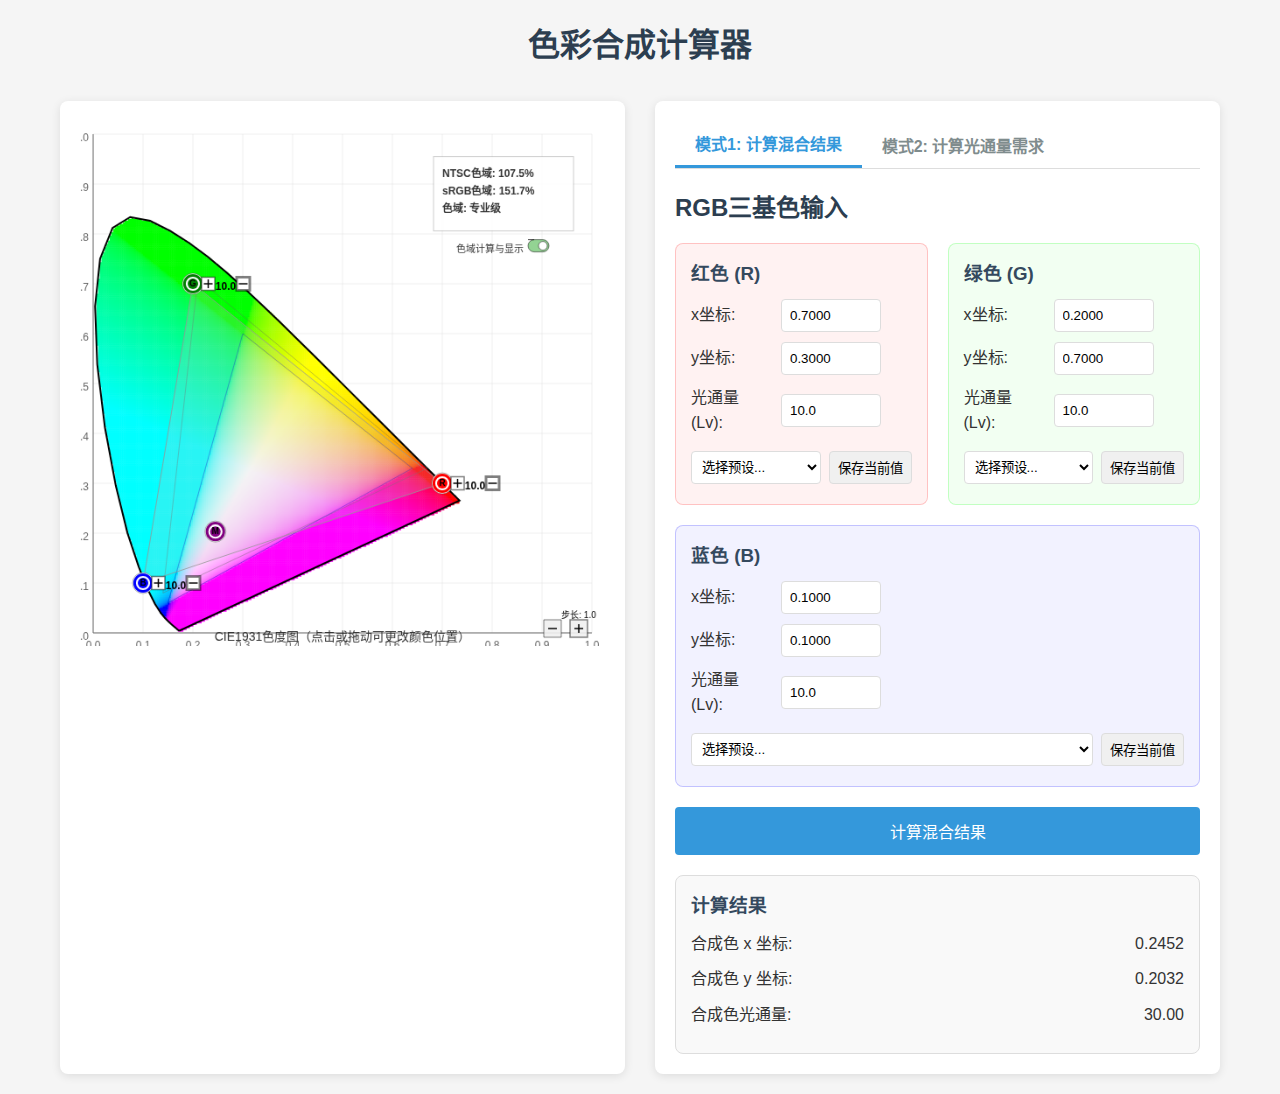
<file: index.html>
<!DOCTYPE html>
<html lang="zh-CN">
<head>
    <meta charset="UTF-8">
    <meta name="viewport" content="width=device-width, initial-scale=1.0">
    <title>色彩合成计算器</title>
    <link rel="stylesheet" href="css/style.css">
</head>
<body>
    <div class="container">
        <h1>色彩合成计算器</h1>
        
        <div class="main-content">
            <div class="color-chart">
                <canvas id="cie1931" width="600" height="600"></canvas>
            </div>
            
            <div class="control-panel">
                <div class="tabs">
                    <button id="tab1" class="tab-btn active">模式1: 计算混合结果</button>
                    <button id="tab2" class="tab-btn">模式2: 计算光通量需求</button>
                </div>
                
                <div id="mode1" class="tab-content active">
                    <h2>RGB三基色输入</h2>
                    <div class="color-inputs">
                        <div class="color-input red">
                            <h3>红色 (R)</h3>
                            <div class="input-group">
                                <label>x坐标:</label>
                                <input type="number" id="red-x" step="0.0001" min="0" max="1" value="0.7">
                            </div>
                            <div class="input-group">
                                <label>y坐标:</label>
                                <input type="number" id="red-y" step="0.0001" min="0" max="1" value="0.3">
                            </div>
                            <div class="input-group">
                                <label>光通量 (Lv):</label>
                                <input type="number" id="red-lv" step="0.1" min="0" value="10">
                            </div>
                            <div class="preset-controls">
                                <select id="red-presets" class="preset-select">
                                    <option value="">选择预设...</option>
                                </select>
                                <button id="save-red-preset" class="preset-btn">保存当前值</button>
                            </div>
                        </div>
                        
                        <div class="color-input green">
                            <h3>绿色 (G)</h3>
                            <div class="input-group">
                                <label>x坐标:</label>
                                <input type="number" id="green-x" step="0.0001" min="0" max="1" value="0.2">
                            </div>
                            <div class="input-group">
                                <label>y坐标:</label>
                                <input type="number" id="green-y" step="0.0001" min="0" max="1" value="0.7">
                            </div>
                            <div class="input-group">
                                <label>光通量 (Lv):</label>
                                <input type="number" id="green-lv" step="0.1" min="0" value="10">
                            </div>
                            <div class="preset-controls">
                                <select id="green-presets" class="preset-select">
                                    <option value="">选择预设...</option>
                                </select>
                                <button id="save-green-preset" class="preset-btn">保存当前值</button>
                            </div>
                        </div>
                        
                        <div class="color-input blue">
                            <h3>蓝色 (B)</h3>
                            <div class="input-group">
                                <label>x坐标:</label>
                                <input type="number" id="blue-x" step="0.0001" min="0" max="1" value="0.1">
                            </div>
                            <div class="input-group">
                                <label>y坐标:</label>
                                <input type="number" id="blue-y" step="0.0001" min="0" max="1" value="0.1">
                            </div>
                            <div class="input-group">
                                <label>光通量 (Lv):</label>
                                <input type="number" id="blue-lv" step="0.1" min="0" value="10">
                            </div>
                            <div class="preset-controls">
                                <select id="blue-presets" class="preset-select">
                                    <option value="">选择预设...</option>
                                </select>
                                <button id="save-blue-preset" class="preset-btn">保存当前值</button>
                            </div>
                        </div>
                    </div>
                    
                    <button id="calculate-mix" class="calc-btn">计算混合结果</button>
                    
                    <div class="result">
                        <h3>计算结果</h3>
                        <div class="result-item">
                            <span>合成色 x 坐标:</span>
                            <span id="mix-x">-</span>
                        </div>
                        <div class="result-item">
                            <span>合成色 y 坐标:</span>
                            <span id="mix-y">-</span>
                        </div>
                        <div class="result-item">
                            <span>合成色光通量:</span>
                            <span id="mix-lv">-</span>
                        </div>
                    </div>
                </div>
                
                <div id="mode2" class="tab-content">
                    <h2>目标色设置</h2>
                    <div class="target-color">
                        <div class="input-group">
                            <label>目标色 x 坐标:</label>
                            <input type="number" id="target-x" step="0.0001" min="0" max="1" value="0.3333">
                        </div>
                        <div class="input-group">
                            <label>目标色 y 坐标:</label>
                            <input type="number" id="target-y" step="0.0001" min="0" max="1" value="0.3333">
                        </div>
                        <div class="input-group">
                            <label>目标光通量 (Lv):</label>
                            <input type="number" id="target-lv" step="0.1" min="0" value="30">
                        </div>
                        <div class="preset-controls">
                            <select id="target-presets" class="preset-select">
                                <option value="">选择预设...</option>
                            </select>
                            <button id="save-target-preset" class="preset-btn">保存当前值</button>
                        </div>
                    </div>
                    
                    <h2>RGB三基色坐标</h2>
                    <div class="color-inputs">
                        <div class="color-input red">
                            <h3>红色 (R)</h3>
                            <div class="input-group">
                                <label>x坐标:</label>
                                <input type="number" id="red-x2" step="0.0001" min="0" max="1" value="0.7">
                            </div>
                            <div class="input-group">
                                <label>y坐标:</label>
                                <input type="number" id="red-y2" step="0.0001" min="0" max="1" value="0.3">
                            </div>
                        </div>
                        
                        <div class="color-input green">
                            <h3>绿色 (G)</h3>
                            <div class="input-group">
                                <label>x坐标:</label>
                                <input type="number" id="green-x2" step="0.0001" min="0" max="1" value="0.2">
                            </div>
                            <div class="input-group">
                                <label>y坐标:</label>
                                <input type="number" id="green-y2" step="0.0001" min="0" max="1" value="0.7">
                            </div>
                        </div>
                        
                        <div class="color-input blue">
                            <h3>蓝色 (B)</h3>
                            <div class="input-group">
                                <label>x坐标:</label>
                                <input type="number" id="blue-x2" step="0.0001" min="0" max="1" value="0.1">
                            </div>
                            <div class="input-group">
                                <label>y坐标:</label>
                                <input type="number" id="blue-y2" step="0.0001" min="0" max="1" value="0.1">
                            </div>
                        </div>
                    </div>
                    
                    <button id="calculate-lv" class="calc-btn">计算所需光通量</button>
                    
                    <div class="result">
                        <h3>计算结果</h3>
                        <div class="result-item">
                            <span>红色所需光通量:</span>
                            <span id="red-lv-result">-</span>
                        </div>
                        <div class="result-item">
                            <span>绿色所需光通量:</span>
                            <span id="green-lv-result">-</span>
                        </div>
                        <div class="result-item">
                            <span>蓝色所需光通量:</span>
                            <span id="blue-lv-result">-</span>
                        </div>
                    </div>
                </div>
            </div>
        </div>
    </div>
    
    <script src="js/script.js"></script>
    <script src="js/debug.js"></script>
</body>
</html>
</file>
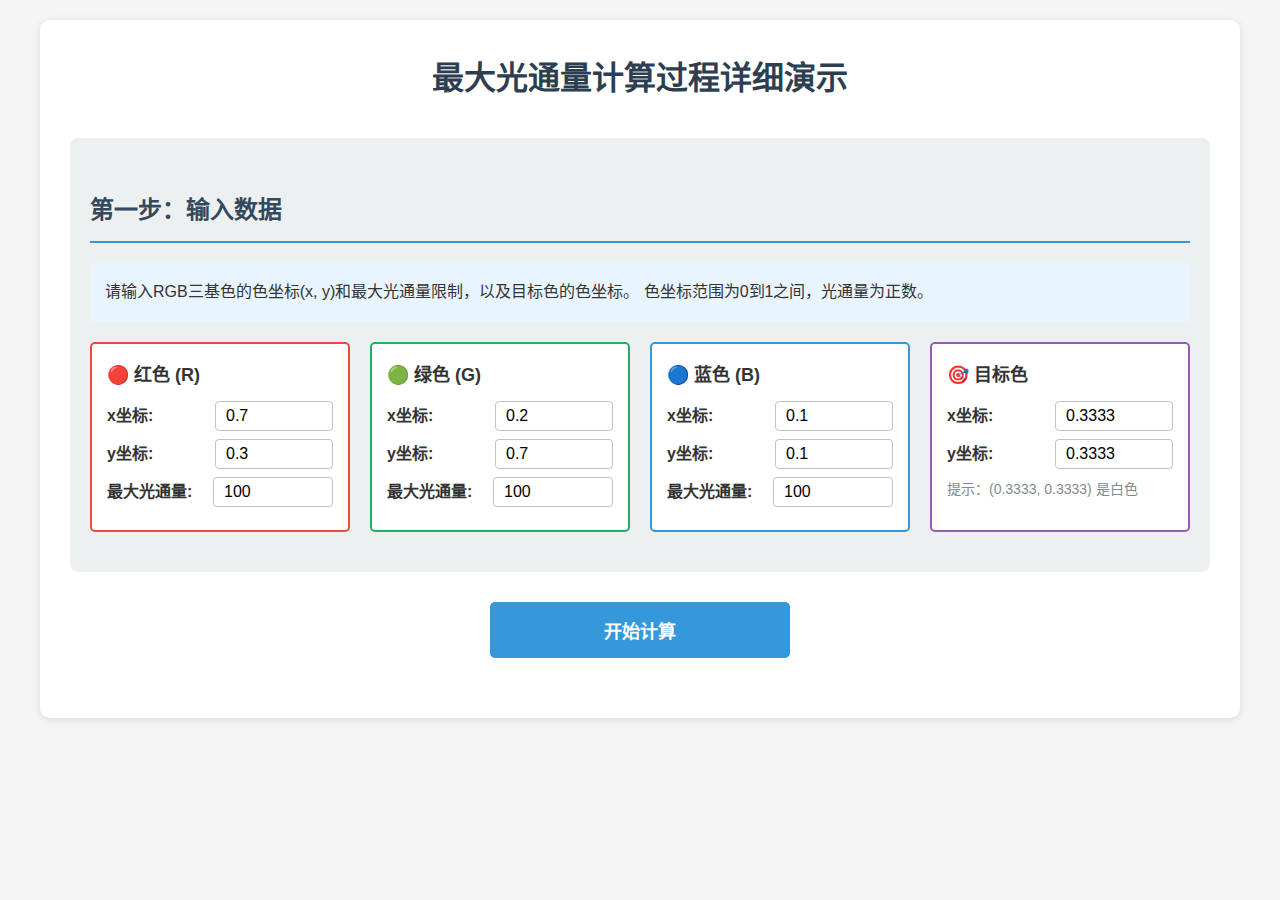
<file: calculation-demo.html>
<!DOCTYPE html>
<html lang="zh-CN">
<head>
    <meta charset="UTF-8">
    <meta name="viewport" content="width=device-width, initial-scale=1.0">
    <title>最大光通量计算过程演示</title>
    <style>
        * {
            margin: 0;
            padding: 0;
            box-sizing: border-box;
        }
        
        body {
            font-family: "Microsoft YaHei", Arial, sans-serif;
            line-height: 1.8;
            color: #333;
            background-color: #f5f5f5;
            padding: 20px;
        }
        
        .container {
            max-width: 1200px;
            margin: 0 auto;
            background-color: white;
            padding: 30px;
            border-radius: 10px;
            box-shadow: 0 2px 10px rgba(0, 0, 0, 0.1);
        }
        
        h1 {
            text-align: center;
            color: #2c3e50;
            margin-bottom: 30px;
        }
        
        h2 {
            color: #34495e;
            margin-top: 30px;
            margin-bottom: 20px;
            padding-bottom: 10px;
            border-bottom: 2px solid #3498db;
        }
        
        h3 {
            color: #7f8c8d;
            margin-top: 20px;
            margin-bottom: 15px;
        }
        
        .input-section {
            background-color: #ecf0f1;
            padding: 20px;
            border-radius: 8px;
            margin-bottom: 30px;
        }
        
        .input-group {
            display: flex;
            flex-wrap: wrap;
            gap: 20px;
            margin-bottom: 20px;
        }
        
        .color-input {
            flex: 1;
            min-width: 250px;
            padding: 15px;
            background-color: white;
            border-radius: 5px;
            border: 2px solid transparent;
        }
        
        .color-input.red {
            border-color: #e74c3c;
        }
        
        .color-input.green {
            border-color: #27ae60;
        }
        
        .color-input.blue {
            border-color: #3498db;
        }
        
        .color-input.target {
            border-color: #9b59b6;
        }
        
        .color-input h4 {
            margin-bottom: 10px;
            font-size: 18px;
        }
        
        .input-row {
            display: flex;
            align-items: center;
            margin-bottom: 8px;
            gap: 10px;
        }
        
        label {
            display: inline-block;
            width: 100px;
            font-weight: bold;
        }
        
        input[type="number"] {
            width: 120px;
            padding: 5px 10px;
            border: 1px solid #bdc3c7;
            border-radius: 4px;
            font-size: 16px;
        }
        
        input[type="number"]:focus {
            outline: none;
            border-color: #3498db;
        }
        
        .calculate-btn {
            display: block;
            width: 300px;
            margin: 30px auto;
            padding: 15px;
            background-color: #3498db;
            color: white;
            font-size: 18px;
            font-weight: bold;
            border: none;
            border-radius: 5px;
            cursor: pointer;
            transition: background-color 0.3s;
        }
        
        .calculate-btn:hover {
            background-color: #2980b9;
        }
        
        .step-section {
            margin-bottom: 40px;
            padding: 20px;
            background-color: #f8f9fa;
            border-radius: 8px;
            border-left: 4px solid #3498db;
            display: none;
        }
        
        .step-section.active {
            display: block;
        }
        
        .explanation {
            background-color: #e8f5ff;
            padding: 15px;
            border-radius: 5px;
            margin-bottom: 20px;
            font-size: 16px;
            line-height: 1.8;
        }
        
        .formula {
            background-color: #fff;
            padding: 15px;
            border: 1px solid #ddd;
            border-radius: 5px;
            margin: 15px 0;
            font-family: "Courier New", monospace;
            font-size: 14px;
            overflow-x: auto;
        }
        
        .matrix {
            display: inline-block;
            vertical-align: middle;
            margin: 0 10px;
        }
        
        .matrix-bracket {
            display: inline-block;
            vertical-align: middle;
            font-size: 40px;
            font-weight: 100;
        }
        
        .matrix-content {
            display: inline-block;
            vertical-align: middle;
        }
        
        .matrix-row {
            display: block;
            text-align: center;
            margin: 5px 0;
        }
        
        .matrix-cell {
            display: inline-block;
            width: 80px;
            text-align: center;
            padding: 0 5px;
        }
        
        .result-box {
            background-color: #d4edda;
            border: 1px solid #c3e6cb;
            padding: 15px;
            border-radius: 5px;
            margin-top: 20px;
            font-weight: bold;
        }
        
        .error-box {
            background-color: #f8d7da;
            border: 1px solid #f5c6cb;
            padding: 15px;
            border-radius: 5px;
            margin-top: 20px;
            color: #721c24;
            display: none;
        }
        
        .highlight {
            background-color: #fff3cd;
            padding: 2px 5px;
            border-radius: 3px;
            font-weight: bold;
        }
        
        .small-text {
            font-size: 14px;
            color: #7f8c8d;
            margin-top: 5px;
        }
        
        table {
            width: 100%;
            border-collapse: collapse;
            margin: 20px 0;
        }
        
        th, td {
            padding: 10px;
            text-align: center;
            border: 1px solid #ddd;
        }
        
        th {
            background-color: #3498db;
            color: white;
            font-weight: bold;
        }
        
        tr:nth-child(even) {
            background-color: #f2f2f2;
        }
        
        .warning {
            color: #e74c3c;
            font-weight: bold;
        }
        
        .success {
            color: #27ae60;
            font-weight: bold;
        }
    </style>
</head>
<body>
    <div class="container">
        <h1>最大光通量计算过程详细演示</h1>
        
        <div class="input-section">
            <h2>第一步：输入数据</h2>
            <div class="explanation">
                请输入RGB三基色的色坐标(x, y)和最大光通量限制，以及目标色的色坐标。
                色坐标范围为0到1之间，光通量为正数。
            </div>
            
            <div class="input-group">
                <div class="color-input red">
                    <h4>🔴 红色 (R)</h4>
                    <div class="input-row">
                        <label>x坐标:</label>
                        <input type="number" id="red-x" step="0.0001" min="0" max="1" value="0.7">
                    </div>
                    <div class="input-row">
                        <label>y坐标:</label>
                        <input type="number" id="red-y" step="0.0001" min="0" max="1" value="0.3">
                    </div>
                    <div class="input-row">
                        <label>最大光通量:</label>
                        <input type="number" id="red-max" step="0.1" min="0" value="100">
                    </div>
                </div>
                
                <div class="color-input green">
                    <h4>🟢 绿色 (G)</h4>
                    <div class="input-row">
                        <label>x坐标:</label>
                        <input type="number" id="green-x" step="0.0001" min="0" max="1" value="0.2">
                    </div>
                    <div class="input-row">
                        <label>y坐标:</label>
                        <input type="number" id="green-y" step="0.0001" min="0" max="1" value="0.7">
                    </div>
                    <div class="input-row">
                        <label>最大光通量:</label>
                        <input type="number" id="green-max" step="0.1" min="0" value="100">
                    </div>
                </div>
                
                <div class="color-input blue">
                    <h4>🔵 蓝色 (B)</h4>
                    <div class="input-row">
                        <label>x坐标:</label>
                        <input type="number" id="blue-x" step="0.0001" min="0" max="1" value="0.1">
                    </div>
                    <div class="input-row">
                        <label>y坐标:</label>
                        <input type="number" id="blue-y" step="0.0001" min="0" max="1" value="0.1">
                    </div>
                    <div class="input-row">
                        <label>最大光通量:</label>
                        <input type="number" id="blue-max" step="0.1" min="0" value="100">
                    </div>
                </div>
                
                <div class="color-input target">
                    <h4>🎯 目标色</h4>
                    <div class="input-row">
                        <label>x坐标:</label>
                        <input type="number" id="target-x" step="0.0001" min="0" max="1" value="0.3333">
                    </div>
                    <div class="input-row">
                        <label>y坐标:</label>
                        <input type="number" id="target-y" step="0.0001" min="0" max="1" value="0.3333">
                    </div>
                    <div class="small-text">
                        提示：(0.3333, 0.3333) 是白色
                    </div>
                </div>
            </div>
        </div>
        
        <button class="calculate-btn" onclick="startCalculation()">开始计算</button>
        
        <div id="error-message" class="error-box"></div>
        
        <!-- 步骤2：基本概念解释 -->
        <div id="step2" class="step-section">
            <h2>第二步：理解基本概念</h2>
            
            <h3>什么是色坐标？</h3>
            <div class="explanation">
                在CIE 1931色度系统中，任何颜色都可以用三个坐标(x, y, z)来表示。
                由于x + y + z = 1（归一化条件），我们只需要知道x和y就能确定一个颜色。
            </div>
            
            <h3>计算z坐标</h3>
            <div class="formula">
                z = 1 - x - y
            </div>
            
            <div id="z-calculations" class="result-box"></div>
            
            <h3>什么是光通量？</h3>
            <div class="explanation">
                光通量（Luminous flux）表示光源发出的总光量，单位通常是流明(lm)。
                在我们的计算中，它表示每个基色的亮度。
            </div>
        </div>
        
        <!-- 步骤3：建立方程组 -->
        <div id="step3" class="step-section">
            <h2>第三步：建立线性方程组</h2>
            
            <h3>颜色混合原理</h3>
            <div class="explanation">
                当RGB三种光混合时，合成色的坐标是各基色坐标的加权平均，权重就是各基色的光通量。
                我们需要找到合适的RGB光通量比例，使得混合后得到目标色。
            </div>
            
            <h3>方程组推导</h3>
            <div class="explanation">
                设红色光通量为L<sub>r</sub>，绿色为L<sub>g</sub>，蓝色为L<sub>b</sub>，总光通量为L<sub>t</sub>，则有：
            </div>
            
            <div class="formula">
                <div>第一个方程（x坐标平衡）：</div>
                <div>(x<sub>r</sub>/y<sub>r</sub>)·L<sub>r</sub> + (x<sub>g</sub>/y<sub>g</sub>)·L<sub>g</sub> + (x<sub>b</sub>/y<sub>b</sub>)·L<sub>b</sub> = (x<sub>t</sub>/y<sub>t</sub>)·L<sub>t</sub></div>
                <br>
                <div>第二个方程（光通量守恒）：</div>
                <div>L<sub>r</sub> + L<sub>g</sub> + L<sub>b</sub> = L<sub>t</sub></div>
                <br>
                <div>第三个方程（z坐标平衡）：</div>
                <div>(z<sub>r</sub>/y<sub>r</sub>)·L<sub>r</sub> + (z<sub>g</sub>/y<sub>g</sub>)·L<sub>g</sub> + (z<sub>b</sub>/y<sub>b</sub>)·L<sub>b</sub> = (z<sub>t</sub>/y<sub>t</sub>)·L<sub>t</sub></div>
            </div>
            
            <h3>标准化处理</h3>
            <div class="explanation">
                为了简化计算，我们先假设总光通量L<sub>t</sub> = 1，求出各基色的比例。
                这样方程组变为：
            </div>
            
            <div id="matrix-equation" class="formula"></div>
        </div>
        
        <!-- 步骤4：求解方程组 -->
        <div id="step4" class="step-section">
            <h2>第四步：求解线性方程组</h2>
            
            <h3>使用高斯消元法</h3>
            <div class="explanation">
                我们使用高斯消元法来求解这个3×3的线性方程组。这个方法通过行变换将系数矩阵化为上三角形式，
                然后通过回代求解。
            </div>
            
            <div id="gaussian-steps" class="formula"></div>
            
            <h3>求解结果</h3>
            <div id="solution-result" class="result-box"></div>
        </div>
        
        <!-- 步骤5：计算缩放因子 -->
        <div id="step5" class="step-section">
            <h2>第五步：计算最大可能的光通量</h2>
            
            <h3>理解限制条件</h3>
            <div class="explanation">
                我们已经知道了达到目标色所需的RGB比例，但每个基色都有最大光通量限制。
                现在要找出在不超过任何限制的情况下，能达到的最大总光通量。
            </div>
            
            <h3>计算缩放因子</h3>
            <div class="explanation">
                对于每个基色，计算其最大光通量与所需比例的比值：
            </div>
            
            <div id="scale-factors" class="formula"></div>
            
            <h3>确定限制因子</h3>
            <div class="explanation">
                最小的缩放因子决定了最大可能的总光通量。这是因为一旦某个基色达到其最大值，
                就不能再增加总光通量了。
            </div>
            
            <div id="limiting-factor" class="result-box"></div>
        </div>
        
        <!-- 步骤6：最终结果 -->
        <div id="step6" class="step-section">
            <h2>第六步：计算最终结果</h2>
            
            <h3>最大总光通量</h3>
            <div id="max-luminance" class="result-box"></div>
            
            <h3>各基色的实际使用量</h3>
            <table id="usage-table">
                <thead>
                    <tr>
                        <th>基色</th>
                        <th>所需比例</th>
                        <th>实际使用量</th>
                        <th>最大限制</th>
                        <th>使用率</th>
                    </tr>
                </thead>
                <tbody id="usage-tbody">
                </tbody>
            </table>
            
            <h3>结论</h3>
            <div id="conclusion" class="explanation"></div>
        </div>
    </div>
    
    <script>
        function startCalculation() {
            // 清除之前的计算结果
            document.querySelectorAll('.step-section').forEach(section => {
                section.classList.remove('active');
            });
            document.getElementById('error-message').style.display = 'none';
            
            // 读取输入数据
            const data = {
                red: {
                    x: parseFloat(document.getElementById('red-x').value),
                    y: parseFloat(document.getElementById('red-y').value),
                    max: parseFloat(document.getElementById('red-max').value)
                },
                green: {
                    x: parseFloat(document.getElementById('green-x').value),
                    y: parseFloat(document.getElementById('green-y').value),
                    max: parseFloat(document.getElementById('green-max').value)
                },
                blue: {
                    x: parseFloat(document.getElementById('blue-x').value),
                    y: parseFloat(document.getElementById('blue-y').value),
                    max: parseFloat(document.getElementById('blue-max').value)
                },
                target: {
                    x: parseFloat(document.getElementById('target-x').value),
                    y: parseFloat(document.getElementById('target-y').value)
                }
            };
            
            // 验证输入
            if (!validateInput(data)) {
                return;
            }
            
            // 开始逐步计算
            setTimeout(() => step2_calculateZ(data), 100);
        }
        
        function validateInput(data) {
            // 检查是否有空值
            for (let color in data) {
                for (let prop in data[color]) {
                    if (isNaN(data[color][prop])) {
                        showError('请填写所有输入项！');
                        return false;
                    }
                }
            }
            
            // 检查坐标范围
            for (let color in data) {
                if (data[color].x < 0 || data[color].x > 1 || data[color].y < 0 || data[color].y > 1) {
                    showError('色坐标必须在0到1之间！');
                    return false;
                }
            }
            
            // 检查y坐标不为0
            for (let color in data) {
                if (data[color].y <= 0) {
                    showError('y坐标不能为0或负数！');
                    return false;
                }
            }
            
            // 检查最大光通量
            if (data.red.max <= 0 || data.green.max <= 0 || data.blue.max <= 0) {
                showError('最大光通量必须大于0！');
                return false;
            }
            
            return true;
        }
        
        function showError(message) {
            const errorBox = document.getElementById('error-message');
            errorBox.textContent = message;
            errorBox.style.display = 'block';
        }
        
        function step2_calculateZ(data) {
            document.getElementById('step2').classList.add('active');
            
            // 计算z坐标
            data.red.z = 1 - data.red.x - data.red.y;
            data.green.z = 1 - data.green.x - data.green.y;
            data.blue.z = 1 - data.blue.x - data.blue.y;
            data.target.z = 1 - data.target.x - data.target.y;
            
            // 显示计算结果
            const zCalc = document.getElementById('z-calculations');
            zCalc.innerHTML = `
                <div>红色：z<sub>r</sub> = 1 - ${data.red.x.toFixed(4)} - ${data.red.y.toFixed(4)} = <span class="highlight">${data.red.z.toFixed(4)}</span></div>
                <div>绿色：z<sub>g</sub> = 1 - ${data.green.x.toFixed(4)} - ${data.green.y.toFixed(4)} = <span class="highlight">${data.green.z.toFixed(4)}</span></div>
                <div>蓝色：z<sub>b</sub> = 1 - ${data.blue.x.toFixed(4)} - ${data.blue.y.toFixed(4)} = <span class="highlight">${data.blue.z.toFixed(4)}</span></div>
                <div>目标色：z<sub>t</sub> = 1 - ${data.target.x.toFixed(4)} - ${data.target.y.toFixed(4)} = <span class="highlight">${data.target.z.toFixed(4)}</span></div>
            `;
            
            setTimeout(() => step3_buildEquations(data), 1000);
        }
        
        function step3_buildEquations(data) {
            document.getElementById('step3').classList.add('active');
            
            // 构建系数矩阵
            const A = [
                [data.red.x / data.red.y, data.green.x / data.green.y, data.blue.x / data.blue.y],
                [1, 1, 1],
                [data.red.z / data.red.y, data.green.z / data.green.y, data.blue.z / data.blue.y]
            ];
            
            const b = [
                data.target.x / data.target.y,
                1,
                data.target.z / data.target.y
            ];
            
            // 显示矩阵方程
            const matrixEq = document.getElementById('matrix-equation');
            matrixEq.innerHTML = `
                <div style="text-align: center;">
                    <div class="matrix">
                        <span class="matrix-bracket">[</span>
                        <div class="matrix-content">
                            <div class="matrix-row">
                                <span class="matrix-cell">${A[0][0].toFixed(3)}</span>
                                <span class="matrix-cell">${A[0][1].toFixed(3)}</span>
                                <span class="matrix-cell">${A[0][2].toFixed(3)}</span>
                            </div>
                            <div class="matrix-row">
                                <span class="matrix-cell">${A[1][0].toFixed(3)}</span>
                                <span class="matrix-cell">${A[1][1].toFixed(3)}</span>
                                <span class="matrix-cell">${A[1][2].toFixed(3)}</span>
                            </div>
                            <div class="matrix-row">
                                <span class="matrix-cell">${A[2][0].toFixed(3)}</span>
                                <span class="matrix-cell">${A[2][1].toFixed(3)}</span>
                                <span class="matrix-cell">${A[2][2].toFixed(3)}</span>
                            </div>
                        </div>
                        <span class="matrix-bracket">]</span>
                    </div>
                    ×
                    <div class="matrix">
                        <span class="matrix-bracket">[</span>
                        <div class="matrix-content">
                            <div class="matrix-row"><span class="matrix-cell">r</span></div>
                            <div class="matrix-row"><span class="matrix-cell">g</span></div>
                            <div class="matrix-row"><span class="matrix-cell">b</span></div>
                        </div>
                        <span class="matrix-bracket">]</span>
                    </div>
                    =
                    <div class="matrix">
                        <span class="matrix-bracket">[</span>
                        <div class="matrix-content">
                            <div class="matrix-row"><span class="matrix-cell">${b[0].toFixed(3)}</span></div>
                            <div class="matrix-row"><span class="matrix-cell">${b[1].toFixed(3)}</span></div>
                            <div class="matrix-row"><span class="matrix-cell">${b[2].toFixed(3)}</span></div>
                        </div>
                        <span class="matrix-bracket">]</span>
                    </div>
                </div>
                <div style="margin-top: 15px; text-align: center; color: #7f8c8d;">
                    其中 r, g, b 是红、绿、蓝三基色的光通量比例（总和为1）
                </div>
            `;
            
            // 保存数据供下一步使用
            data.A = A;
            data.b = b;
            
            setTimeout(() => step4_solveEquations(data), 1500);
        }
        
        function step4_solveEquations(data) {
            document.getElementById('step4').classList.add('active');
            
            try {
                // 求解线性方程组
                const solution = solveLinearSystem(data.A, data.b);
                
                // 检查解的有效性
                if (solution[0] < 0 || solution[1] < 0 || solution[2] < 0) {
                    showError('目标色在RGB三角形外部，无法通过RGB混合得到！');
                    document.getElementById('solution-result').innerHTML = 
                        '<span class="warning">计算得到负值，表示目标色无法实现</span>';
                    return;
                }
                
                // 显示求解过程
                document.getElementById('gaussian-steps').innerHTML = `
                    <div>使用高斯消元法求解...</div>
                    <div style="margin-top: 10px;">经过行变换和回代，得到解：</div>
                `;
                
                // 显示解
                document.getElementById('solution-result').innerHTML = `
                    <div>红色比例 r = <span class="highlight">${solution[0].toFixed(4)}</span></div>
                    <div>绿色比例 g = <span class="highlight">${solution[1].toFixed(4)}</span></div>
                    <div>蓝色比例 b = <span class="highlight">${solution[2].toFixed(4)}</span></div>
                    <div style="margin-top: 10px;">验证：r + g + b = ${(solution[0] + solution[1] + solution[2]).toFixed(4)} ≈ 1.000 ✓</div>
                `;
                
                // 保存解
                data.ratios = {
                    red: solution[0],
                    green: solution[1],
                    blue: solution[2]
                };
                
                setTimeout(() => step5_calculateScaling(data), 1500);
                
            } catch (error) {
                showError('方程组求解失败：' + error.message);
            }
        }
        
        function step5_calculateScaling(data) {
            document.getElementById('step5').classList.add('active');
            
            // 计算缩放因子
            const scaleFactors = {
                red: data.red.max / data.ratios.red,
                green: data.green.max / data.ratios.green,
                blue: data.blue.max / data.ratios.blue
            };
            
            // 找出最小缩放因子
            let minScale = Math.min(scaleFactors.red, scaleFactors.green, scaleFactors.blue);
            let limitingColor = '';
            
            if (minScale === scaleFactors.red) limitingColor = '红色';
            else if (minScale === scaleFactors.green) limitingColor = '绿色';
            else limitingColor = '蓝色';
            
            // 显示缩放因子计算
            document.getElementById('scale-factors').innerHTML = `
                <div>红色缩放因子：k<sub>r</sub> = ${data.red.max} ÷ ${data.ratios.red.toFixed(4)} = <span class="highlight">${scaleFactors.red.toFixed(2)}</span></div>
                <div>绿色缩放因子：k<sub>g</sub> = ${data.green.max} ÷ ${data.ratios.green.toFixed(4)} = <span class="highlight">${scaleFactors.green.toFixed(2)}</span></div>
                <div>蓝色缩放因子：k<sub>b</sub> = ${data.blue.max} ÷ ${data.ratios.blue.toFixed(4)} = <span class="highlight">${scaleFactors.blue.toFixed(2)}</span></div>
            `;
            
            // 显示限制因子
            document.getElementById('limiting-factor').innerHTML = `
                <div>最小缩放因子：<span class="highlight">${minScale.toFixed(2)}</span></div>
                <div>限制因子：<span class="warning">${limitingColor}</span>将首先达到其最大值</div>
            `;
            
            // 保存结果
            data.minScale = minScale;
            data.limitingColor = limitingColor;
            
            setTimeout(() => step6_showResults(data), 1500);
        }
        
        function step6_showResults(data) {
            document.getElementById('step6').classList.add('active');
            
            // 计算最终结果
            const maxLuminance = data.minScale;
            const usage = {
                red: data.ratios.red * data.minScale,
                green: data.ratios.green * data.minScale,
                blue: data.ratios.blue * data.minScale
            };
            
            // 显示最大光通量
            document.getElementById('max-luminance').innerHTML = `
                目标色能达到的最大总光通量：<span class="highlight" style="font-size: 24px;">${maxLuminance.toFixed(2)}</span>
            `;
            
            // 填充使用量表格
            const tbody = document.getElementById('usage-tbody');
            tbody.innerHTML = `
                <tr>
                    <td style="color: #e74c3c; font-weight: bold;">红色</td>
                    <td>${data.ratios.red.toFixed(4)}</td>
                    <td>${usage.red.toFixed(2)}</td>
                    <td>${data.red.max}</td>
                    <td>${(usage.red / data.red.max * 100).toFixed(1)}%</td>
                </tr>
                <tr>
                    <td style="color: #27ae60; font-weight: bold;">绿色</td>
                    <td>${data.ratios.green.toFixed(4)}</td>
                    <td>${usage.green.toFixed(2)}</td>
                    <td>${data.green.max}</td>
                    <td>${(usage.green / data.green.max * 100).toFixed(1)}%</td>
                </tr>
                <tr>
                    <td style="color: #3498db; font-weight: bold;">蓝色</td>
                    <td>${data.ratios.blue.toFixed(4)}</td>
                    <td>${usage.blue.toFixed(2)}</td>
                    <td>${data.blue.max}</td>
                    <td>${(usage.blue / data.blue.max * 100).toFixed(1)}%</td>
                </tr>
            `;
            
            // 显示结论
            document.getElementById('conclusion').innerHTML = `
                <div class="success">
                    在给定的RGB最大光通量限制下，目标色(${data.target.x.toFixed(3)}, ${data.target.y.toFixed(3)})
                    能够达到的最大光通量为 ${maxLuminance.toFixed(2)}。
                </div>
                <div style="margin-top: 10px;">
                    ${data.limitingColor}达到了其最大值 ${data[data.limitingColor.replace('色', '')].max}，
                    成为限制因素。如果想要更高的总光通量，需要提高${data.limitingColor}的最大光通量限制。
                </div>
            `;
        }
        
        // 求解线性方程组的函数
        function solveLinearSystem(A, b) {
            const n = A.length;
            
            // 创建增广矩阵
            const augmented = [];
            for (let i = 0; i < n; i++) {
                augmented.push([...A[i], b[i]]);
            }
            
            // 高斯消元
            for (let i = 0; i < n; i++) {
                // 找主元
                let maxRow = i;
                for (let k = i + 1; k < n; k++) {
                    if (Math.abs(augmented[k][i]) > Math.abs(augmented[maxRow][i])) {
                        maxRow = k;
                    }
                }
                
                // 交换行
                [augmented[i], augmented[maxRow]] = [augmented[maxRow], augmented[i]];
                
                // 检查主元是否为0
                if (Math.abs(augmented[i][i]) < 1e-10) {
                    throw new Error('矩阵奇异，无法求解');
                }
                
                // 消元
                for (let k = i + 1; k < n; k++) {
                    const factor = augmented[k][i] / augmented[i][i];
                    for (let j = i; j <= n; j++) {
                        augmented[k][j] -= factor * augmented[i][j];
                    }
                }
            }
            
            // 回代
            const x = new Array(n);
            for (let i = n - 1; i >= 0; i--) {
                x[i] = augmented[i][n];
                for (let j = i + 1; j < n; j++) {
                    x[i] -= augmented[i][j] * x[j];
                }
                x[i] /= augmented[i][i];
            }
            
            return x;
        }
    </script>
</body>
</html>
</file>
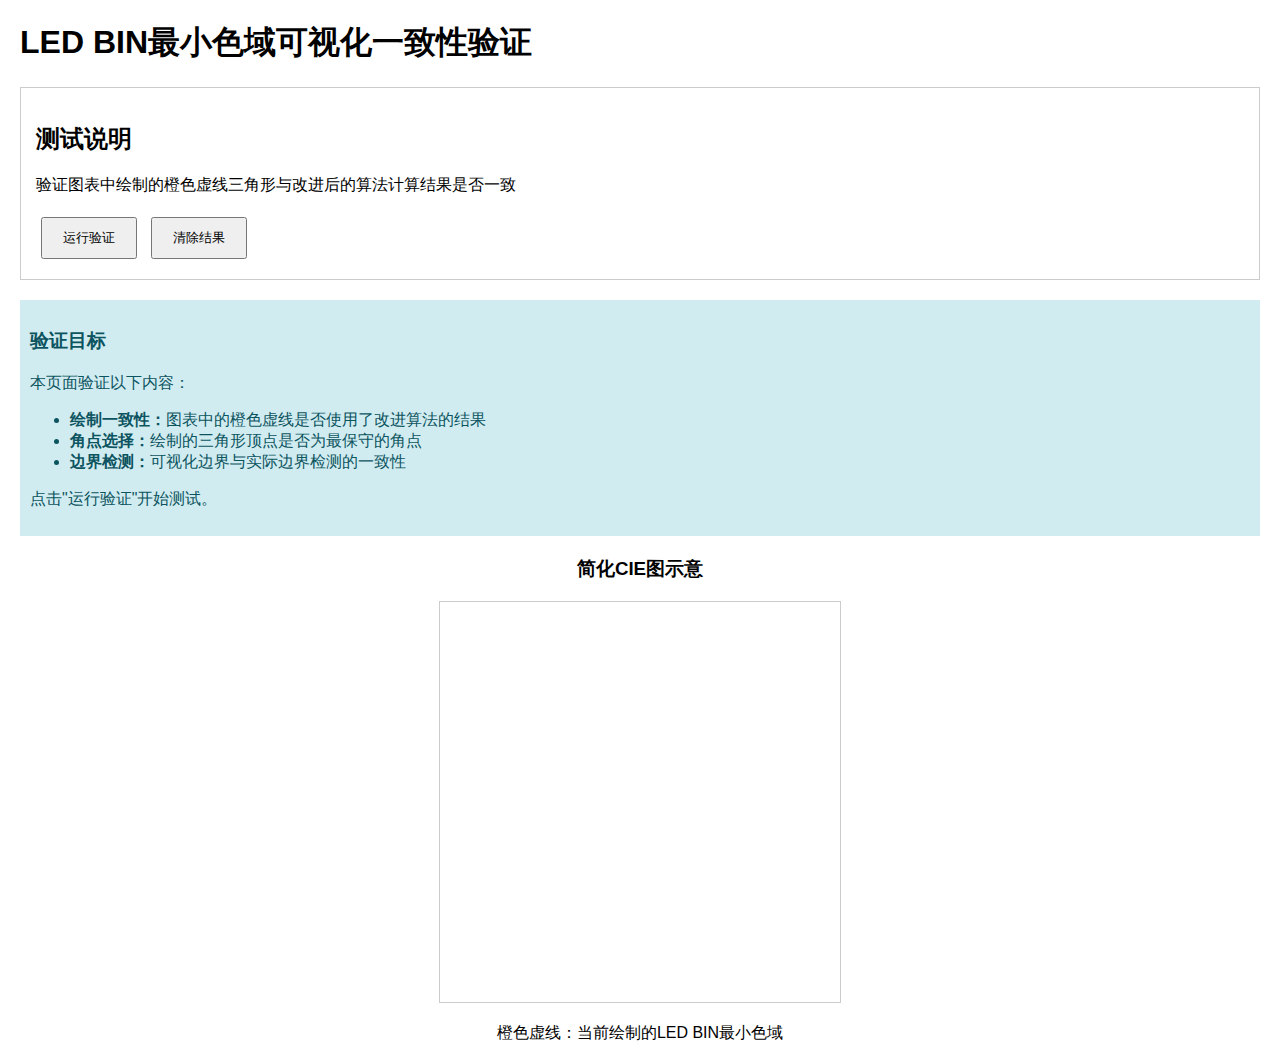
<file: gamut-visualization-test.html>
<!DOCTYPE html>
<html lang="zh">
<head>
    <meta charset="UTF-8">
    <meta name="viewport" content="width=device-width, initial-scale=1.0">
    <title>色域可视化一致性验证</title>
    <style>
        body { font-family: Arial, sans-serif; margin: 20px; }
        .test-section { margin: 20px 0; padding: 15px; border: 1px solid #ccc; }
        .result { padding: 10px; margin: 10px 0; }
        .success { background-color: #d4edda; color: #155724; }
        .info { background-color: #d1ecf1; color: #0c5460; }
        .warning { background-color: #fff3cd; color: #856404; }
        button { padding: 10px 20px; margin: 5px; }
        .canvas-container { text-align: center; margin: 20px 0; }
        canvas { border: 1px solid #ccc; }
        .coordinates { font-family: monospace; background-color: #f8f9fa; padding: 10px; }
    </style>
</head>
<body>
    <h1>LED BIN最小色域可视化一致性验证</h1>
    
    <div class="test-section">
        <h2>测试说明</h2>
        <p>验证图表中绘制的橙色虚线三角形与改进后的算法计算结果是否一致</p>
        <button onclick="runVisualizationTest()">运行验证</button>
        <button onclick="clearResults()">清除结果</button>
    </div>
    
    <div id="test-results"></div>
    
    <div class="canvas-container">
        <h3>简化CIE图示意</h3>
        <canvas id="demo-canvas" width="400" height="400"></canvas>
        <p>橙色虚线：当前绘制的LED BIN最小色域</p>
    </div>
    
    <!-- 引入项目文件 -->
    <script src="js/config.js"></script>
    <script src="js/notification.js"></script>
    <script src="js/led-bin-manager.js"></script>
    
    <script>
        function clearResults() {
            document.getElementById('test-results').innerHTML = '';
        }
        
        function addResult(type, title, content) {
            const resultsDiv = document.getElementById('test-results');
            const resultDiv = document.createElement('div');
            resultDiv.className = `result ${type}`;
            resultDiv.innerHTML = `<h3>${title}</h3><div>${content}</div>`;
            resultsDiv.appendChild(resultDiv);
        }
        
        function runVisualizationTest() {
            clearResults();
            
            try {
                // 初始化并设置LED选择
                LEDBinManager.init();
                LEDBinManager.setSelection('red', '4V', 'JP');
                LEDBinManager.setSelection('green', '8B', 'DJ');
                LEDBinManager.setSelection('blue', '4T', 'AF');
                
                // 获取最小色域数据
                const gamut = LEDBinManager.getMinimumGamut();
                const debugInfo = LEDBinManager.getMinimumGamutDebugInfo();
                
                if (!gamut) {
                    addResult('warning', '数据验证', '无法获取LED BIN最小色域数据');
                    return;
                }
                
                // 验证1：绘制的三角形顶点
                testDisplayedTriangle(gamut, debugInfo);
                
                // 验证2：边界检测一致性
                testBoundaryConsistency(gamut);
                
                // 验证3：可视化绘制
                drawDemoVisualization(gamut, debugInfo);
                
                addResult('success', '验证完成', '所有测试已完成，请查看下方结果');
                
            } catch (error) {
                addResult('error', '测试失败', error.message);
            }
        }
        
        function testDisplayedTriangle(gamut, debugInfo) {
            let details = `
                <div class="coordinates">
                    <h4>当前绘制的三角形顶点（橙色虚线）：</h4>
                    <p><strong>红色顶点：</strong> (${gamut.red.x.toFixed(4)}, ${gamut.red.y.toFixed(4)})</p>
                    <p><strong>绿色顶点：</strong> (${gamut.green.x.toFixed(4)}, ${gamut.green.y.toFixed(4)})</p>
                    <p><strong>蓝色顶点：</strong> (${gamut.blue.x.toFixed(4)}, ${gamut.blue.y.toFixed(4)})</p>
                    <p><strong>三角形面积：</strong> ${gamut.area.toFixed(6)}</p>
                </div>
                <h4>角点选择策略验证：</h4>
                <ul>
            `;
            
            // 验证每个颜色是否选择了最保守的角点
            ['red', 'green', 'blue'].forEach(color => {
                const binInfo = debugInfo.binInfo[color];
                if (binInfo) {
                    const whitePoint = { x: 0.3333, y: 0.3333 };
                    let minDistance = Infinity;
                    let closestCorner = null;
                    
                    binInfo.corners.forEach(corner => {
                        const distance = Math.sqrt(
                            Math.pow(corner.x - whitePoint.x, 2) + 
                            Math.pow(corner.y - whitePoint.y, 2)
                        );
                        if (distance < minDistance) {
                            minDistance = distance;
                            closestCorner = corner;
                        }
                    });
                    
                    const isCorrect = Math.abs(closestCorner.x - binInfo.representative.x) < 0.0001 &&
                                     Math.abs(closestCorner.y - binInfo.representative.y) < 0.0001;
                    
                    details += `<li>${color}: ${isCorrect ? '✓' : '✗'} ${isCorrect ? '选择正确' : '选择有误'} 
                               (距离白点: ${minDistance.toFixed(4)})</li>`;
                }
            });
            
            details += '</ul>';
            addResult('info', '绘制三角形验证', details);
        }
        
        function testBoundaryConsistency(gamut) {
            const testPoints = [
                { x: 0.3333, y: 0.3333, name: '白点', expected: true },
                { x: gamut.red.x, y: gamut.red.y, name: '红色顶点', expected: true },
                { x: gamut.green.x, y: gamut.green.y, name: '绿色顶点', expected: true },
                { x: gamut.blue.x, y: gamut.blue.y, name: '蓝色顶点', expected: true },
                { x: 0.1, y: 0.1, name: '远离点', expected: false },
                { x: 0.8, y: 0.8, name: '极端点', expected: false }
            ];
            
            let details = '<table border="1"><tr><th>测试点</th><th>坐标</th><th>代表性三角形内</th><th>64个三角形交集内</th><th>一致性</th></tr>';
            
            testPoints.forEach(point => {
                // 模拟代表性三角形检测
                const inRepresentative = isPointInTriangle(point, gamut.red, gamut.green, gamut.blue);
                
                // 使用改进后的交集检测
                const fullResult = LEDBinManager.isPointInMinimumGamut(point);
                const inIntersection = fullResult.inGamut;
                
                const consistent = inRepresentative === inIntersection;
                
                details += `<tr>
                    <td>${point.name}</td>
                    <td>(${point.x.toFixed(3)}, ${point.y.toFixed(3)})</td>
                    <td>${inRepresentative ? '是' : '否'}</td>
                    <td>${inIntersection ? '是' : '否'}</td>
                    <td style="color: ${consistent ? 'green' : 'red'}">${consistent ? '一致' : '不一致'}</td>
                </tr>`;
            });
            details += '</table>';
            
            addResult('info', '边界检测一致性', details);
        }
        
        function drawDemoVisualization(gamut, debugInfo) {
            const canvas = document.getElementById('demo-canvas');
            const ctx = canvas.getContext('2d');
            const width = canvas.width;
            const height = canvas.height;
            
            // 清除画布
            ctx.clearRect(0, 0, width, height);
            
            // 坐标转换函数
            function toScreen(x, y) {
                return {
                    x: x * width * 0.8 + width * 0.1,
                    y: height * 0.9 - y * height * 0.8
                };
            }
            
            // 绘制坐标轴
            ctx.strokeStyle = '#ccc';
            ctx.lineWidth = 1;
            ctx.setLineDash([]);
            ctx.beginPath();
            ctx.moveTo(width * 0.1, height * 0.1);
            ctx.lineTo(width * 0.1, height * 0.9);
            ctx.lineTo(width * 0.9, height * 0.9);
            ctx.stroke();
            
            // 绘制BIN区域（简化显示）
            ['red', 'green', 'blue'].forEach((color, index) => {
                const binInfo = debugInfo.binInfo[color];
                if (binInfo && binInfo.corners) {
                    const colors = ['#ffcccc', '#ccffcc', '#ccccff'];
                    ctx.fillStyle = colors[index];
                    ctx.beginPath();
                    
                    binInfo.corners.forEach((corner, i) => {
                        const screen = toScreen(corner.x, corner.y);
                        if (i === 0) ctx.moveTo(screen.x, screen.y);
                        else ctx.lineTo(screen.x, screen.y);
                    });
                    ctx.closePath();
                    ctx.fill();
                    
                    // 标记代表性角点
                    const repScreen = toScreen(binInfo.representative.x, binInfo.representative.y);
                    ctx.fillStyle = ['#ff0000', '#00ff00', '#0000ff'][index];
                    ctx.beginPath();
                    ctx.arc(repScreen.x, repScreen.y, 5, 0, 2 * Math.PI);
                    ctx.fill();
                }
            });
            
            // 绘制最小色域三角形（橙色虚线）
            ctx.strokeStyle = '#FF6600';
            ctx.lineWidth = 2;
            ctx.setLineDash([5, 5]);
            ctx.beginPath();
            
            const redScreen = toScreen(gamut.red.x, gamut.red.y);
            const greenScreen = toScreen(gamut.green.x, gamut.green.y);
            const blueScreen = toScreen(gamut.blue.x, gamut.blue.y);
            
            ctx.moveTo(redScreen.x, redScreen.y);
            ctx.lineTo(greenScreen.x, greenScreen.y);
            ctx.lineTo(blueScreen.x, blueScreen.y);
            ctx.closePath();
            ctx.stroke();
            
            // 添加标签
            ctx.fillStyle = '#000';
            ctx.font = '12px Arial';
            ctx.fillText('R', redScreen.x + 5, redScreen.y - 5);
            ctx.fillText('G', greenScreen.x + 5, greenScreen.y - 5);
            ctx.fillText('B', blueScreen.x + 5, blueScreen.y - 5);
            
            addResult('info', '可视化绘制', '已在下方画布中绘制LED BIN最小色域示意图');
        }
        
        // 三角形包含检测（重心坐标法）
        function isPointInTriangle(point, v1, v2, v3) {
            const denom = (v2.y - v3.y) * (v1.x - v3.x) + (v3.x - v2.x) * (v1.y - v3.y);
            
            if (Math.abs(denom) < 1e-12) {
                return false;
            }
            
            const a = ((v2.y - v3.y) * (point.x - v3.x) + (v3.x - v2.x) * (point.y - v3.y)) / denom;
            const b = ((v3.y - v1.y) * (point.x - v3.x) + (v1.x - v3.x) * (point.y - v3.y)) / denom;
            const c = 1 - a - b;
            
            return a >= 0 && b >= 0 && c >= 0;
        }
        
        // 页面加载完成后显示说明
        document.addEventListener('DOMContentLoaded', function() {
            addResult('info', '验证目标', `
                <p>本页面验证以下内容：</p>
                <ul>
                    <li><strong>绘制一致性：</strong>图表中的橙色虚线是否使用了改进算法的结果</li>
                    <li><strong>角点选择：</strong>绘制的三角形顶点是否为最保守的角点</li>
                    <li><strong>边界检测：</strong>可视化边界与实际边界检测的一致性</li>
                </ul>
                <p>点击"运行验证"开始测试。</p>
            `);
        });
    </script>
</body>
</html>
</file>
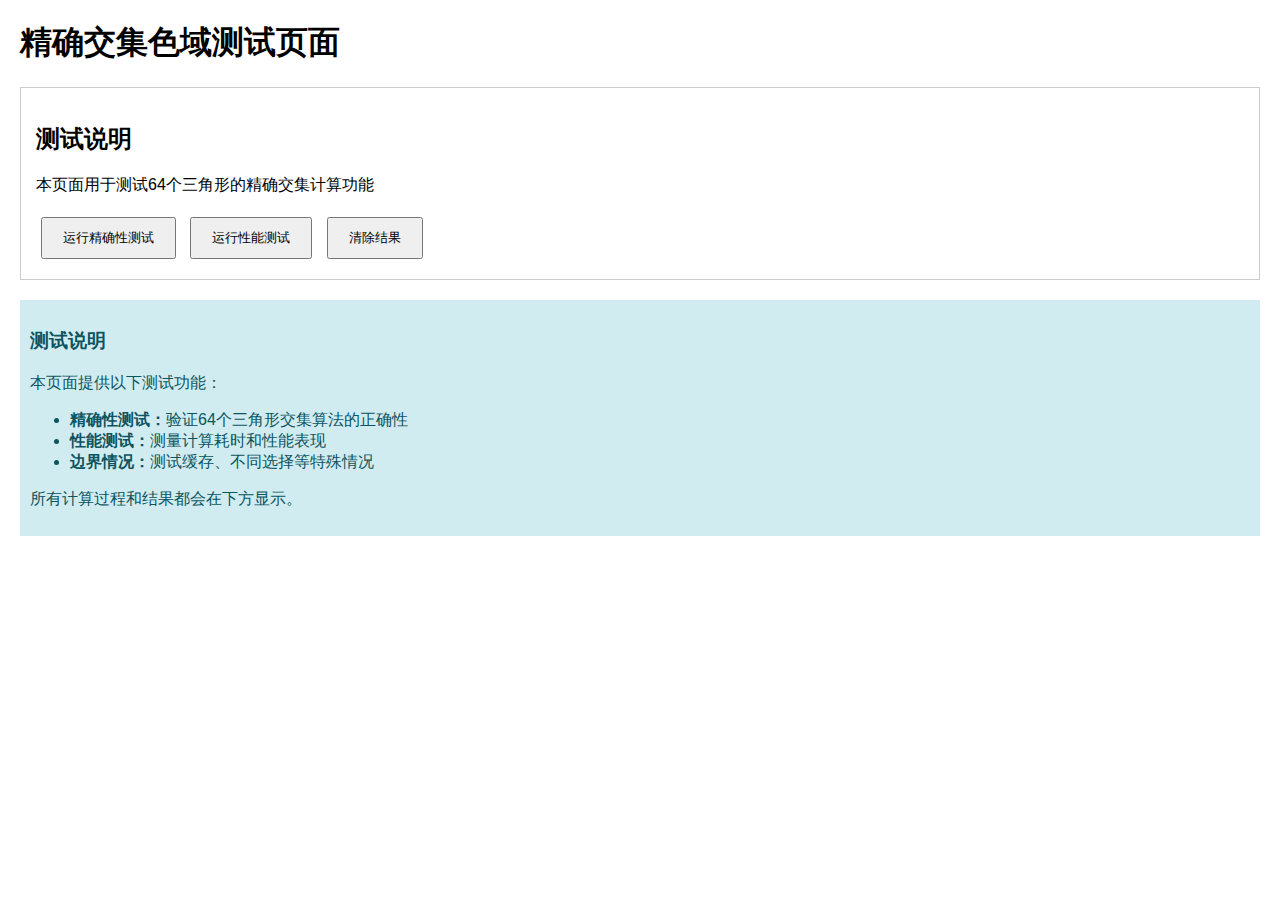
<file: precision-test.html>
<!DOCTYPE html>
<html lang="zh">
<head>
    <meta charset="UTF-8">
    <meta name="viewport" content="width=device-width, initial-scale=1.0">
    <title>精确交集色域测试</title>
    <style>
        body { font-family: Arial, sans-serif; margin: 20px; }
        .test-section { margin: 20px 0; padding: 15px; border: 1px solid #ccc; }
        .result { padding: 10px; margin: 10px 0; }
        .success { background-color: #d4edda; color: #155724; }
        .info { background-color: #d1ecf1; color: #0c5460; }
        .warning { background-color: #fff3cd; color: #856404; }
        .error { background-color: #f8d7da; color: #721c24; }
        button { padding: 10px 20px; margin: 5px; }
        .debug-console { 
            background-color: #f8f9fa; 
            border: 1px solid #ddd; 
            padding: 10px; 
            margin: 10px 0;
            font-family: monospace;
            white-space: pre-wrap;
            max-height: 300px;
            overflow-y: auto;
        }
        .comparison-table { width: 100%; border-collapse: collapse; margin: 10px 0; }
        .comparison-table th, .comparison-table td { 
            border: 1px solid #ddd; 
            padding: 8px; 
            text-align: center; 
        }
        .comparison-table th { background-color: #f2f2f2; }
    </style>
</head>
<body>
    <h1>精确交集色域测试页面</h1>
    
    <div class="test-section">
        <h2>测试说明</h2>
        <p>本页面用于测试64个三角形的精确交集计算功能</p>
        <button onclick="runPrecisionTest()">运行精确性测试</button>
        <button onclick="runPerformanceTest()">运行性能测试</button>
        <button onclick="clearResults()">清除结果</button>
    </div>
    
    <div id="test-results"></div>
    <div id="debug-console" class="debug-console" style="display: none;"></div>
    
    <!-- 引入项目文件 -->
    <script src="js/config.js"></script>
    <script src="js/notification.js"></script>
    <script src="js/led-bin-manager.js"></script>
    
    <script>
        let debugMessages = [];
        
        // 拦截console.log用于调试显示
        const originalConsoleLog = console.log;
        const originalConsoleWarn = console.warn;
        const originalConsoleError = console.error;
        
        console.log = function(...args) {
            debugMessages.push('[LOG] ' + args.join(' '));
            updateDebugConsole();
            originalConsoleLog.apply(console, args);
        };
        
        console.warn = function(...args) {
            debugMessages.push('[WARN] ' + args.join(' '));
            updateDebugConsole();
            originalConsoleWarn.apply(console, args);
        };
        
        console.error = function(...args) {
            debugMessages.push('[ERROR] ' + args.join(' '));
            updateDebugConsole();
            originalConsoleError.apply(console, args);
        };
        
        function updateDebugConsole() {
            const console = document.getElementById('debug-console');
            console.style.display = 'block';
            console.textContent = debugMessages.slice(-20).join('\\n'); // 只显示最后20条
            console.scrollTop = console.scrollHeight;
        }
        
        function clearResults() {
            document.getElementById('test-results').innerHTML = '';
            document.getElementById('debug-console').style.display = 'none';
            debugMessages = [];
        }
        
        function addResult(type, title, content) {
            const resultsDiv = document.getElementById('test-results');
            const resultDiv = document.createElement('div');
            resultDiv.className = `result ${type}`;
            resultDiv.innerHTML = `<h3>${title}</h3><div>${content}</div>`;
            resultsDiv.appendChild(resultDiv);
        }
        
        function runPrecisionTest() {
            clearResults();
            addResult('info', '开始精确性测试', '正在初始化LED BIN管理器...');
            
            try {
                // 初始化LED BIN管理器
                LEDBinManager.init();
                
                // 设置测试用的LED选择
                LEDBinManager.setSelection('red', '4V', 'JP');
                LEDBinManager.setSelection('green', '8B', 'DJ');
                LEDBinManager.setSelection('blue', '4T', 'AF');
                
                addResult('success', 'LED选择设置', '已设置测试用的LED BIN选择');
                
                // 测试1：基本功能验证
                testBasicFunctionality();
                
                // 测试2：精确性验证
                testPrecisionAccuracy();
                
                // 测试3：边界情况
                testEdgeCases();
                
            } catch (error) {
                addResult('error', '测试执行失败', error.message);
            }
        }
        
        function testBasicFunctionality() {
            addResult('info', '基本功能测试', '正在计算精确交集...');
            
            const startTime = performance.now();
            const precisePolygon = LEDBinManager.calculatePreciseIntersectionPolygon();
            const endTime = performance.now();
            
            const calcTime = (endTime - startTime).toFixed(2);
            
            if (precisePolygon && precisePolygon.length > 0) {
                let details = `
                    <p><strong>计算成功！</strong></p>
                    <ul>
                        <li>计算耗时: ${calcTime} ms</li>
                        <li>结果多边形顶点数: ${precisePolygon.length}</li>
                        <li>多边形面积: ${calculatePolygonArea(precisePolygon).toFixed(8)}</li>
                    </ul>
                    <h4>多边形顶点坐标:</h4>
                    <table class="comparison-table">
                        <tr><th>序号</th><th>X坐标</th><th>Y坐标</th></tr>
                `;
                
                precisePolygon.forEach((point, index) => {
                    details += `<tr><td>${index + 1}</td><td>${point.x.toFixed(6)}</td><td>${point.y.toFixed(6)}</td></tr>`;
                });
                details += '</table>';
                
                addResult('success', '基本功能测试结果', details);
            } else {
                addResult('warning', '基本功能测试结果', `计算耗时 ${calcTime} ms，但结果为空或无效`);
            }
        }
        
        function testPrecisionAccuracy() {
            addResult('info', '精确性验证', '比较代表性三角形与精确交集的差异...');
            
            const gamut = LEDBinManager.getMinimumGamut();
            const precisePolygon = LEDBinManager.calculatePreciseIntersectionPolygon();
            
            if (!gamut || !precisePolygon) {
                addResult('error', '精确性验证', '无法获取必要的数据');
                return;
            }
            
            // 计算代表性三角形的面积
            const triangleArea = gamut.area;
            const preciseArea = calculatePolygonArea(precisePolygon);
            const areaRatio = (preciseArea / triangleArea * 100).toFixed(2);
            
            // 测试几个关键点
            const testPoints = [
                { x: 0.3333, y: 0.3333, name: '白点' },
                { x: gamut.red.x, y: gamut.red.y, name: '红色代表点' },
                { x: gamut.green.x, y: gamut.green.y, name: '绿色代表点' },
                { x: gamut.blue.x, y: gamut.blue.y, name: '蓝色代表点' },
                { 
                    x: (gamut.red.x + gamut.green.x + gamut.blue.x) / 3,
                    y: (gamut.red.y + gamut.green.y + gamut.blue.y) / 3,
                    name: '三角形中心'
                }
            ];
            
            let details = `
                <h4>面积比较:</h4>
                <ul>
                    <li>代表性三角形面积: ${triangleArea.toFixed(8)}</li>
                    <li>精确交集面积: ${preciseArea.toFixed(8)}</li>
                    <li>精确交集是代表性三角形的: ${areaRatio}%</li>
                </ul>
                <h4>关键点包含性测试:</h4>
                <table class="comparison-table">
                    <tr><th>测试点</th><th>坐标</th><th>在代表性三角形内</th><th>在精确交集内</th><th>一致性</th></tr>
            `;
            
            testPoints.forEach(point => {
                const inTriangle = isPointInTriangle(point, gamut.red, gamut.green, gamut.blue);
                const inPolygon = isPointInPolygon(point, precisePolygon);
                const consistent = inTriangle === inPolygon;
                
                details += `<tr>
                    <td>${point.name}</td>
                    <td>(${point.x.toFixed(4)}, ${point.y.toFixed(4)})</td>
                    <td>${inTriangle ? '是' : '否'}</td>
                    <td>${inPolygon ? '是' : '否'}</td>
                    <td style="color: ${consistent ? 'green' : 'red'}">${consistent ? '一致' : '不一致'}</td>
                </tr>`;
            });
            details += '</table>';
            
            addResult('info', '精确性验证结果', details);
        }
        
        function testEdgeCases() {
            addResult('info', '边界情况测试', '测试各种边界情况...');
            
            let results = [];
            
            // 测试1：缓存功能
            const start1 = performance.now();
            LEDBinManager.calculatePreciseIntersectionPolygon();
            const time1 = performance.now() - start1;
            
            const start2 = performance.now();
            LEDBinManager.calculatePreciseIntersectionPolygon(); // 第二次调用应该使用缓存
            const time2 = performance.now() - start2;
            
            results.push(`缓存测试: 首次计算 ${time1.toFixed(2)}ms, 缓存调用 ${time2.toFixed(2)}ms`);
            
            // 测试2：清除缓存
            LEDBinManager.clearPreciseGamutCache();
            const start3 = performance.now();
            LEDBinManager.calculatePreciseIntersectionPolygon();
            const time3 = performance.now() - start3;
            
            results.push(`缓存清除测试: 清除后重新计算 ${time3.toFixed(2)}ms`);
            
            // 测试3：不同LED选择
            const originalPolygon = LEDBinManager.calculatePreciseIntersectionPolygon();
            
            LEDBinManager.setSelection('red', '3V', 'MT'); // 改变红色选择
            const newPolygon = LEDBinManager.calculatePreciseIntersectionPolygon();
            
            const vertexCountChanged = originalPolygon.length !== newPolygon.length;
            results.push(`不同LED选择测试: 顶点数量${vertexCountChanged ? '有变化' : '无变化'} (${originalPolygon.length} -> ${newPolygon.length})`);
            
            // 恢复原始设置
            LEDBinManager.setSelection('red', '4V', 'JP');
            
            const details = '<ul><li>' + results.join('</li><li>') + '</li></ul>';
            addResult('success', '边界情况测试结果', details);
        }
        
        function runPerformanceTest() {
            clearResults();
            addResult('info', '性能测试', '正在进行性能基准测试...');
            
            try {
                LEDBinManager.init();
                LEDBinManager.setSelection('red', '4V', 'JP');
                LEDBinManager.setSelection('green', '8B', 'DJ');
                LEDBinManager.setSelection('blue', '4T', 'AF');
                
                const iterations = 5;
                const times = [];
                
                for (let i = 0; i < iterations; i++) {
                    LEDBinManager.clearPreciseGamutCache(); // 确保每次都重新计算
                    
                    const start = performance.now();
                    const result = LEDBinManager.calculatePreciseIntersectionPolygon();
                    const end = performance.now();
                    
                    times.push(end - start);
                    addResult('info', `性能测试 - 第${i + 1}次`, `计算耗时: ${(end - start).toFixed(2)} ms, 结果顶点数: ${result ? result.length : 0}`);
                }
                
                const avgTime = times.reduce((a, b) => a + b, 0) / times.length;
                const minTime = Math.min(...times);
                const maxTime = Math.max(...times);
                
                const summary = `
                    <h4>性能统计 (${iterations}次测试):</h4>
                    <ul>
                        <li>平均耗时: ${avgTime.toFixed(2)} ms</li>
                        <li>最短耗时: ${minTime.toFixed(2)} ms</li>
                        <li>最长耗时: ${maxTime.toFixed(2)} ms</li>
                        <li>性能评估: ${avgTime < 100 ? '优秀' : avgTime < 500 ? '良好' : avgTime < 1000 ? '一般' : '需要优化'}</li>
                    </ul>
                `;
                
                addResult('success', '性能测试总结', summary);
                
            } catch (error) {
                addResult('error', '性能测试失败', error.message);
            }
        }
        
        // 辅助函数：计算多边形面积
        function calculatePolygonArea(polygon) {
            if (!polygon || polygon.length < 3) return 0;
            
            let area = 0;
            for (let i = 0; i < polygon.length; i++) {
                const j = (i + 1) % polygon.length;
                area += polygon[i].x * polygon[j].y;
                area -= polygon[j].x * polygon[i].y;
            }
            return Math.abs(area) / 2;
        }
        
        // 辅助函数：点在三角形内判断
        function isPointInTriangle(point, v1, v2, v3) {
            const denom = (v2.y - v3.y) * (v1.x - v3.x) + (v3.x - v2.x) * (v1.y - v3.y);
            
            if (Math.abs(denom) < 1e-12) {
                return false;
            }
            
            const a = ((v2.y - v3.y) * (point.x - v3.x) + (v3.x - v2.x) * (point.y - v3.y)) / denom;
            const b = ((v3.y - v1.y) * (point.x - v3.x) + (v1.x - v3.x) * (point.y - v3.y)) / denom;
            const c = 1 - a - b;
            
            return a >= 0 && b >= 0 && c >= 0;
        }
        
        // 辅助函数：点在多边形内判断（射线法）
        function isPointInPolygon(point, polygon) {
            let inside = false;
            for (let i = 0, j = polygon.length - 1; i < polygon.length; j = i++) {
                const xi = polygon[i].x, yi = polygon[i].y;
                const xj = polygon[j].x, yj = polygon[j].y;
                
                if (((yi > point.y) !== (yj > point.y)) && 
                    (point.x < (xj - xi) * (point.y - yi) / (yj - yi) + xi)) {
                    inside = !inside;
                }
            }
            return inside;
        }
        
        // 页面加载完成后显示说明
        document.addEventListener('DOMContentLoaded', function() {
            addResult('info', '测试说明', `
                <p>本页面提供以下测试功能：</p>
                <ul>
                    <li><strong>精确性测试：</strong>验证64个三角形交集算法的正确性</li>
                    <li><strong>性能测试：</strong>测量计算耗时和性能表现</li>
                    <li><strong>边界情况：</strong>测试缓存、不同选择等特殊情况</li>
                </ul>
                <p>所有计算过程和结果都会在下方显示。</p>
            `);
        });
    </script>
</body>
</html>
</file>
<file: css/style.css>
* {
    margin: 0;
    padding: 0;
    box-sizing: border-box;
}

body {
    font-family: "Microsoft YaHei", Arial, sans-serif;
    line-height: 1.6;
    color: #333;
    background-color: #f5f5f5;
}

.container {
    max-width: 1200px;
    margin: 0 auto;
    padding: 20px;
}

h1 {
    text-align: center;
    margin-bottom: 30px;
    color: #2c3e50;
}

h2 {
    margin-bottom: 15px;
    color: #2c3e50;
}

h3 {
    margin-bottom: 10px;
    color: #34495e;
}

.main-content {
    display: flex;
    flex-wrap: wrap;
    gap: 30px;
}

.color-chart {
    flex: 1;
    min-width: 300px;
    background-color: #fff;
    border-radius: 8px;
    padding: 20px;
    box-shadow: 0 2px 10px rgba(0, 0, 0, 0.1);
}

canvas {
    display: block;
    margin: 0 auto;
    max-width: 100%;
    height: auto;
    margin-bottom: 20px;
}

.chart-info {
    display: none;
}

.control-panel {
    flex: 1;
    min-width: 300px;
    background-color: #fff;
    border-radius: 8px;
    padding: 20px;
    box-shadow: 0 2px 10px rgba(0, 0, 0, 0.1);
}

.tabs {
    display: flex;
    margin-bottom: 20px;
    border-bottom: 1px solid #ddd;
}

.tab-btn {
    padding: 10px 20px;
    background: none;
    border: none;
    cursor: pointer;
    font-size: 16px;
    font-weight: bold;
    color: #7f8c8d;
    transition: all 0.3s;
}

.tab-btn.active {
    color: #3498db;
    border-bottom: 3px solid #3498db;
}

.tab-content {
    display: none;
}

.tab-content.active {
    display: block;
}

.color-inputs {
    display: flex;
    flex-wrap: wrap;
    gap: 20px;
    margin-bottom: 20px;
}

.color-input {
    flex: 1;
    min-width: 200px;
    padding: 15px;
    border-radius: 8px;
}

.color-input.red {
    background-color: rgba(255, 0, 0, 0.05);
    border: 1px solid rgba(255, 0, 0, 0.2);
}

.color-input.green {
    background-color: rgba(0, 255, 0, 0.05);
    border: 1px solid rgba(0, 255, 0, 0.2);
}

.color-input.blue {
    background-color: rgba(0, 0, 255, 0.05);
    border: 1px solid rgba(0, 0, 255, 0.2);
}

.input-group {
    margin-bottom: 10px;
    display: flex;
    align-items: center;
}

label {
    display: inline-block;
    width: 80px;
    margin-right: 10px;
}

input[type="number"] {
    width: 100px;
    padding: 8px;
    border: 1px solid #ddd;
    border-radius: 4px;
}

.target-color {
    margin-bottom: 20px;
    padding: 15px;
    border-radius: 8px;
    background-color: rgba(255, 255, 255, 0.8);
    border: 1px solid #ddd;
}

.calc-btn {
    display: block;
    width: 100%;
    padding: 12px;
    margin: 20px 0;
    background-color: #3498db;
    color: white;
    border: none;
    border-radius: 4px;
    font-size: 16px;
    cursor: pointer;
    transition: background-color 0.3s;
}

.calc-btn:hover {
    background-color: #2980b9;
}

.result {
    padding: 15px;
    border-radius: 8px;
    background-color: #f9f9f9;
    border: 1px solid #ddd;
}

.result-item {
    margin-bottom: 10px;
    display: flex;
    justify-content: space-between;
}

/* 预设控件样式 */
.preset-controls {
    margin-top: 15px;
    display: flex;
    gap: 8px;
}

.preset-select {
    flex: 1;
    padding: 6px;
    border: 1px solid #ddd;
    border-radius: 4px;
    background-color: #fff;
}

.preset-btn {
    padding: 6px 8px;
    background-color: #f0f0f0;
    border: 1px solid #ddd;
    border-radius: 4px;
    cursor: pointer;
    transition: background-color 0.2s;
    white-space: nowrap;
}

.preset-btn:hover {
    background-color: #e0e0e0;
}

/* 调整已有组件样式 */
.color-input {
    padding-bottom: 20px;
}

.result {
    margin-top: 20px;
}

/* 媒体查询 */
@media (max-width: 768px) {
    .main-content {
        flex-direction: column;
    }
    
    .color-inputs {
        flex-direction: column;
    }

    .preset-controls {
        flex-direction: column;
    }
}
</file>
